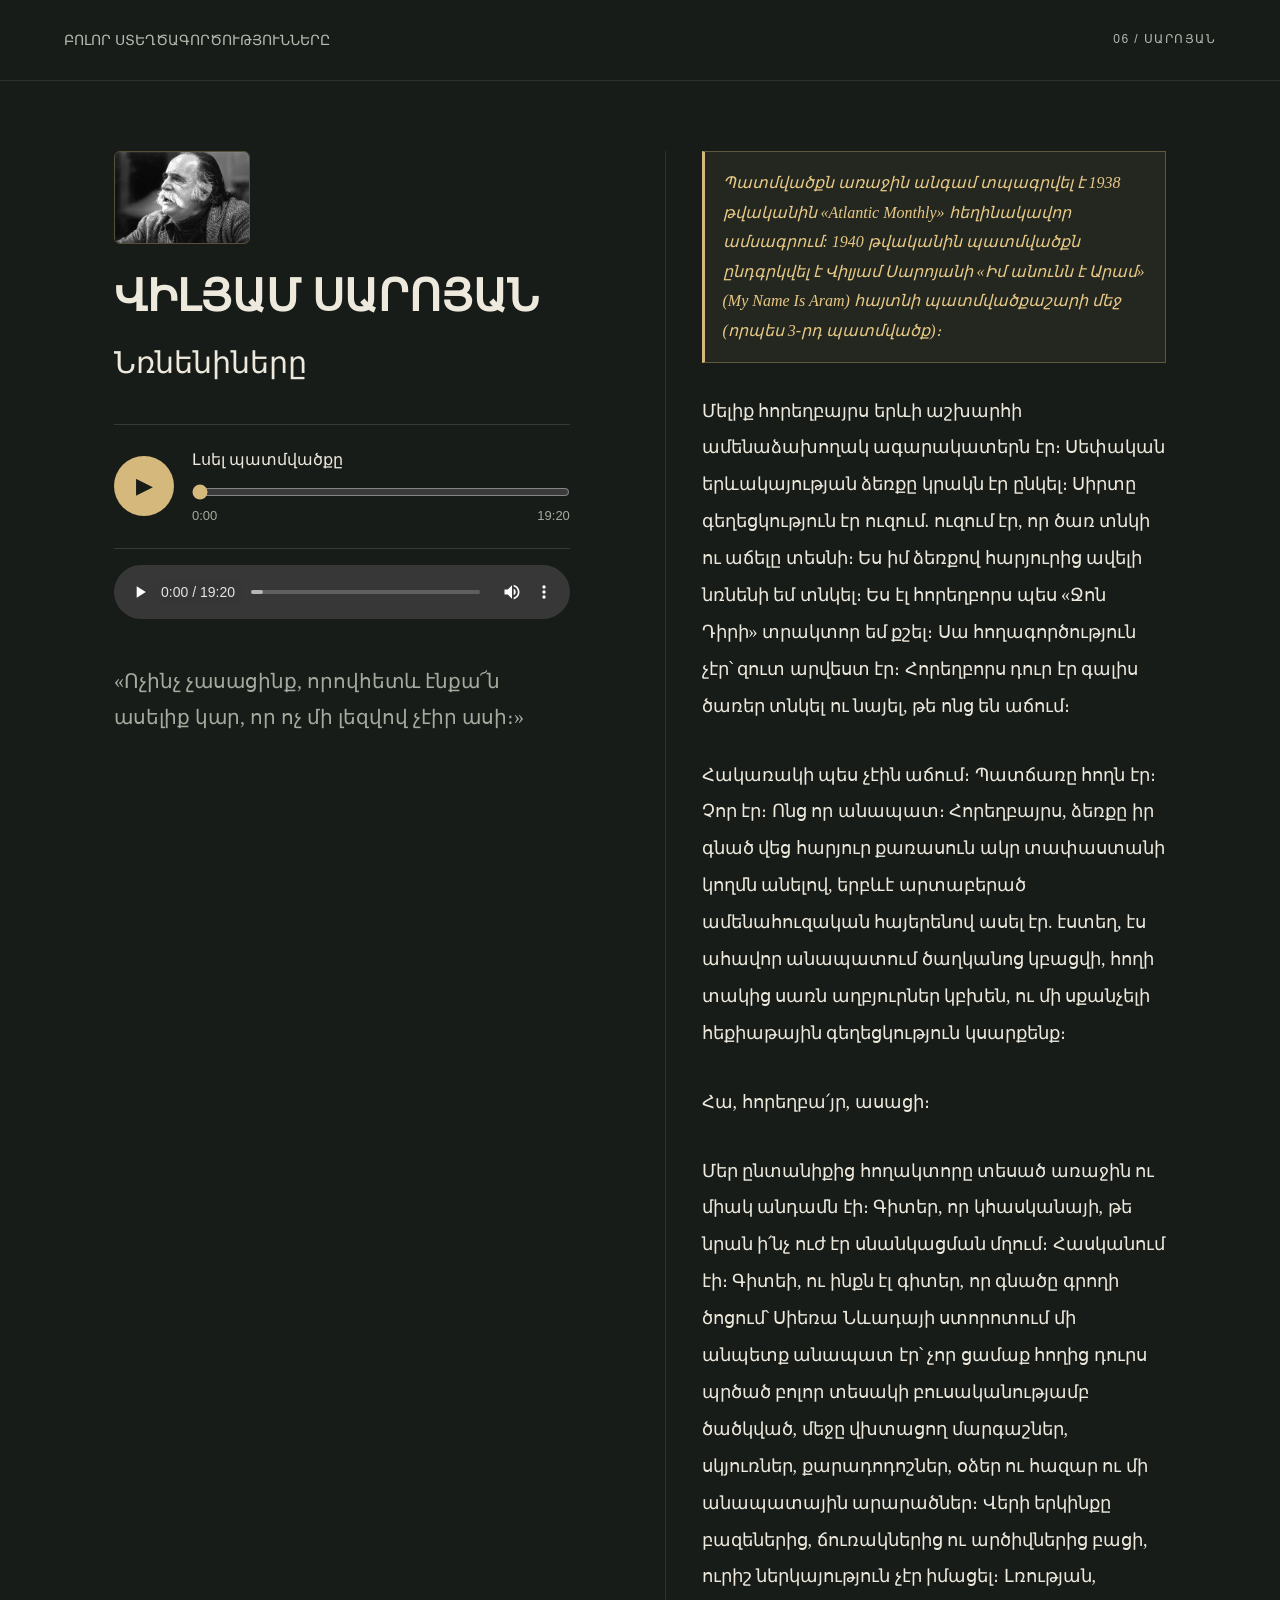
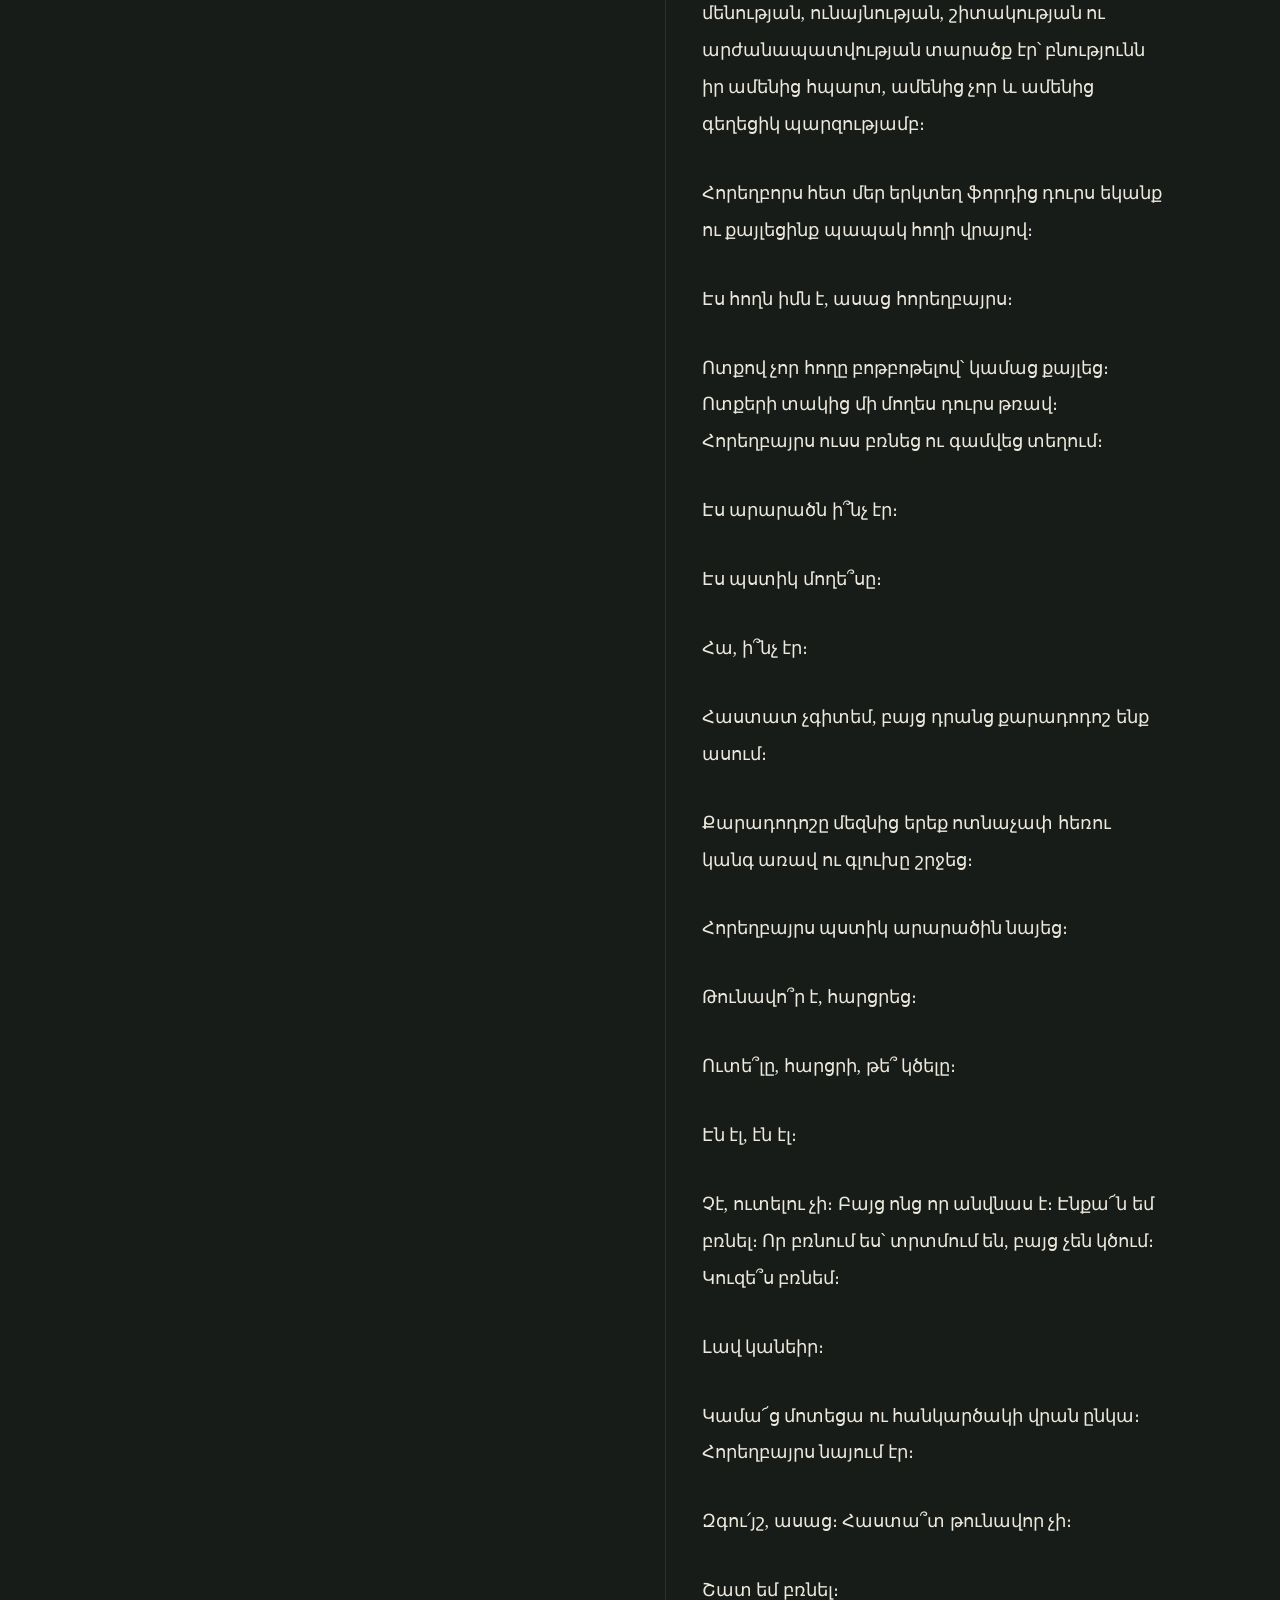
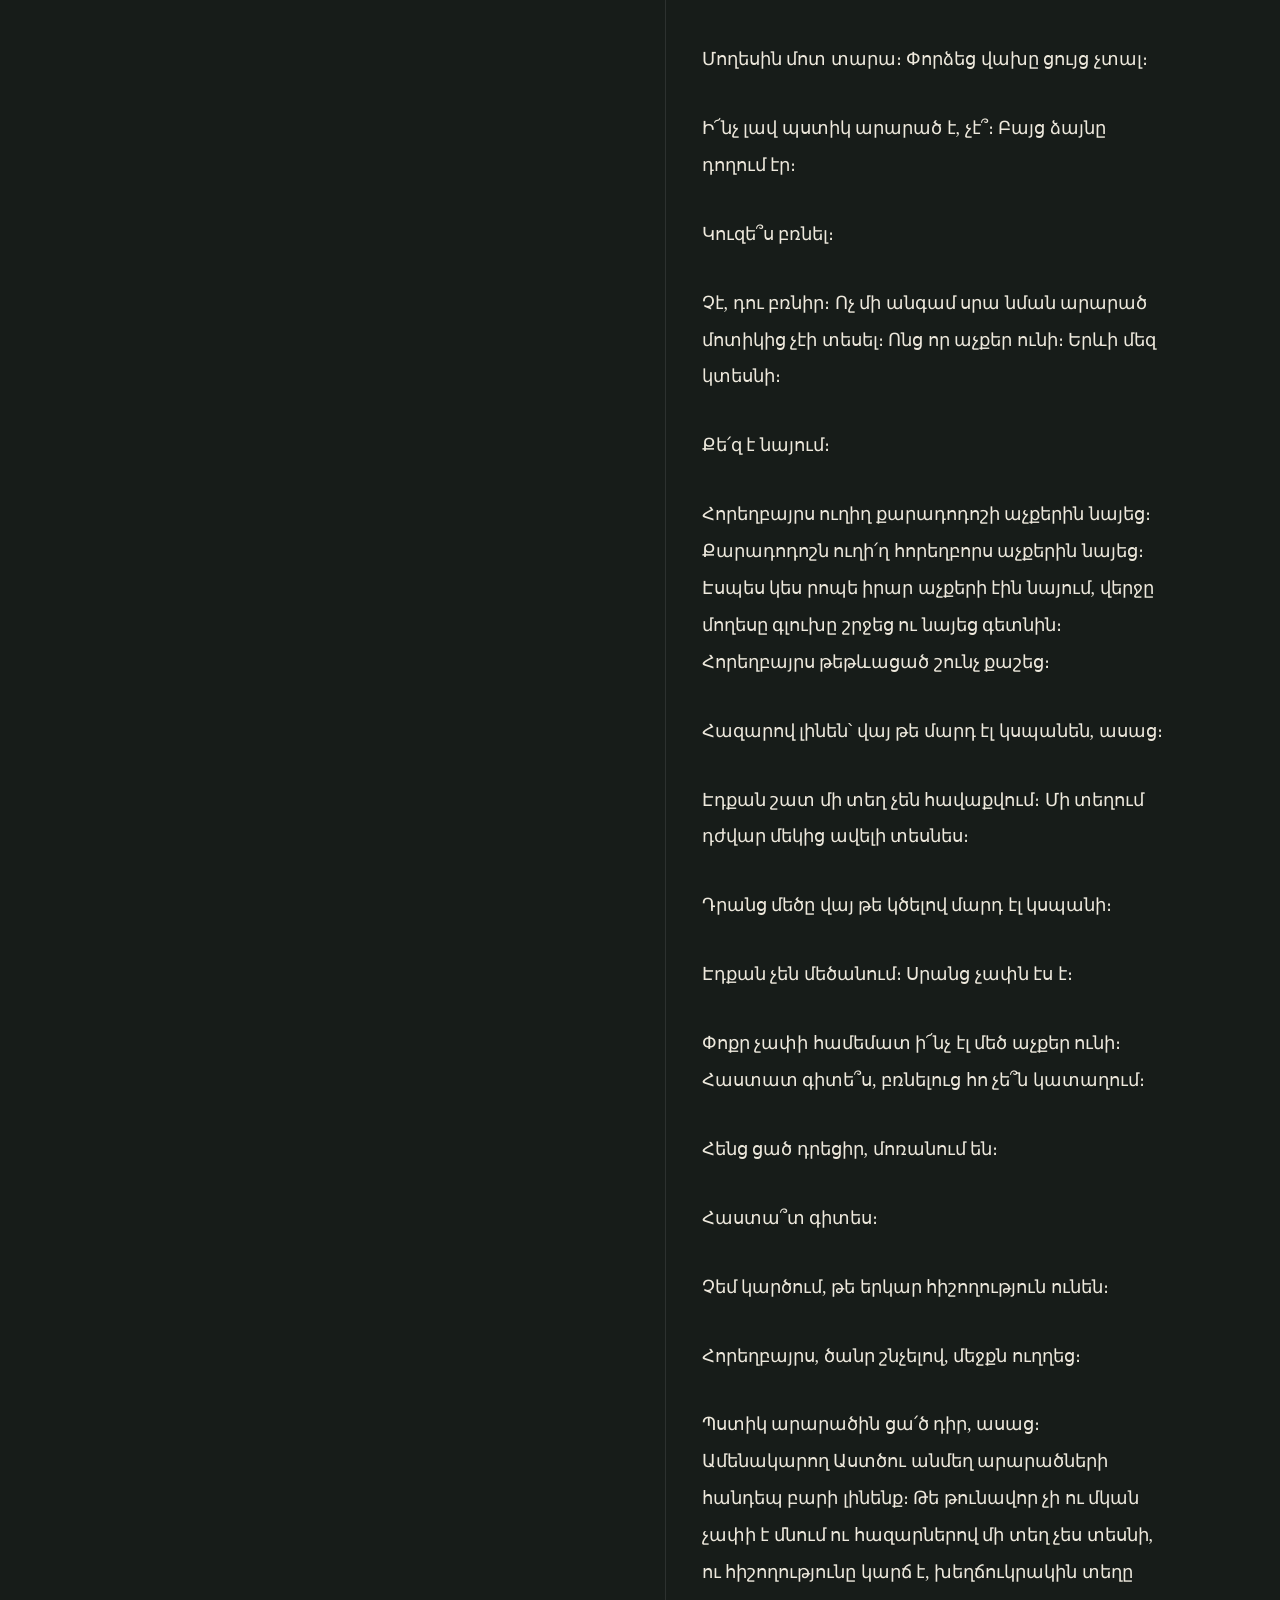
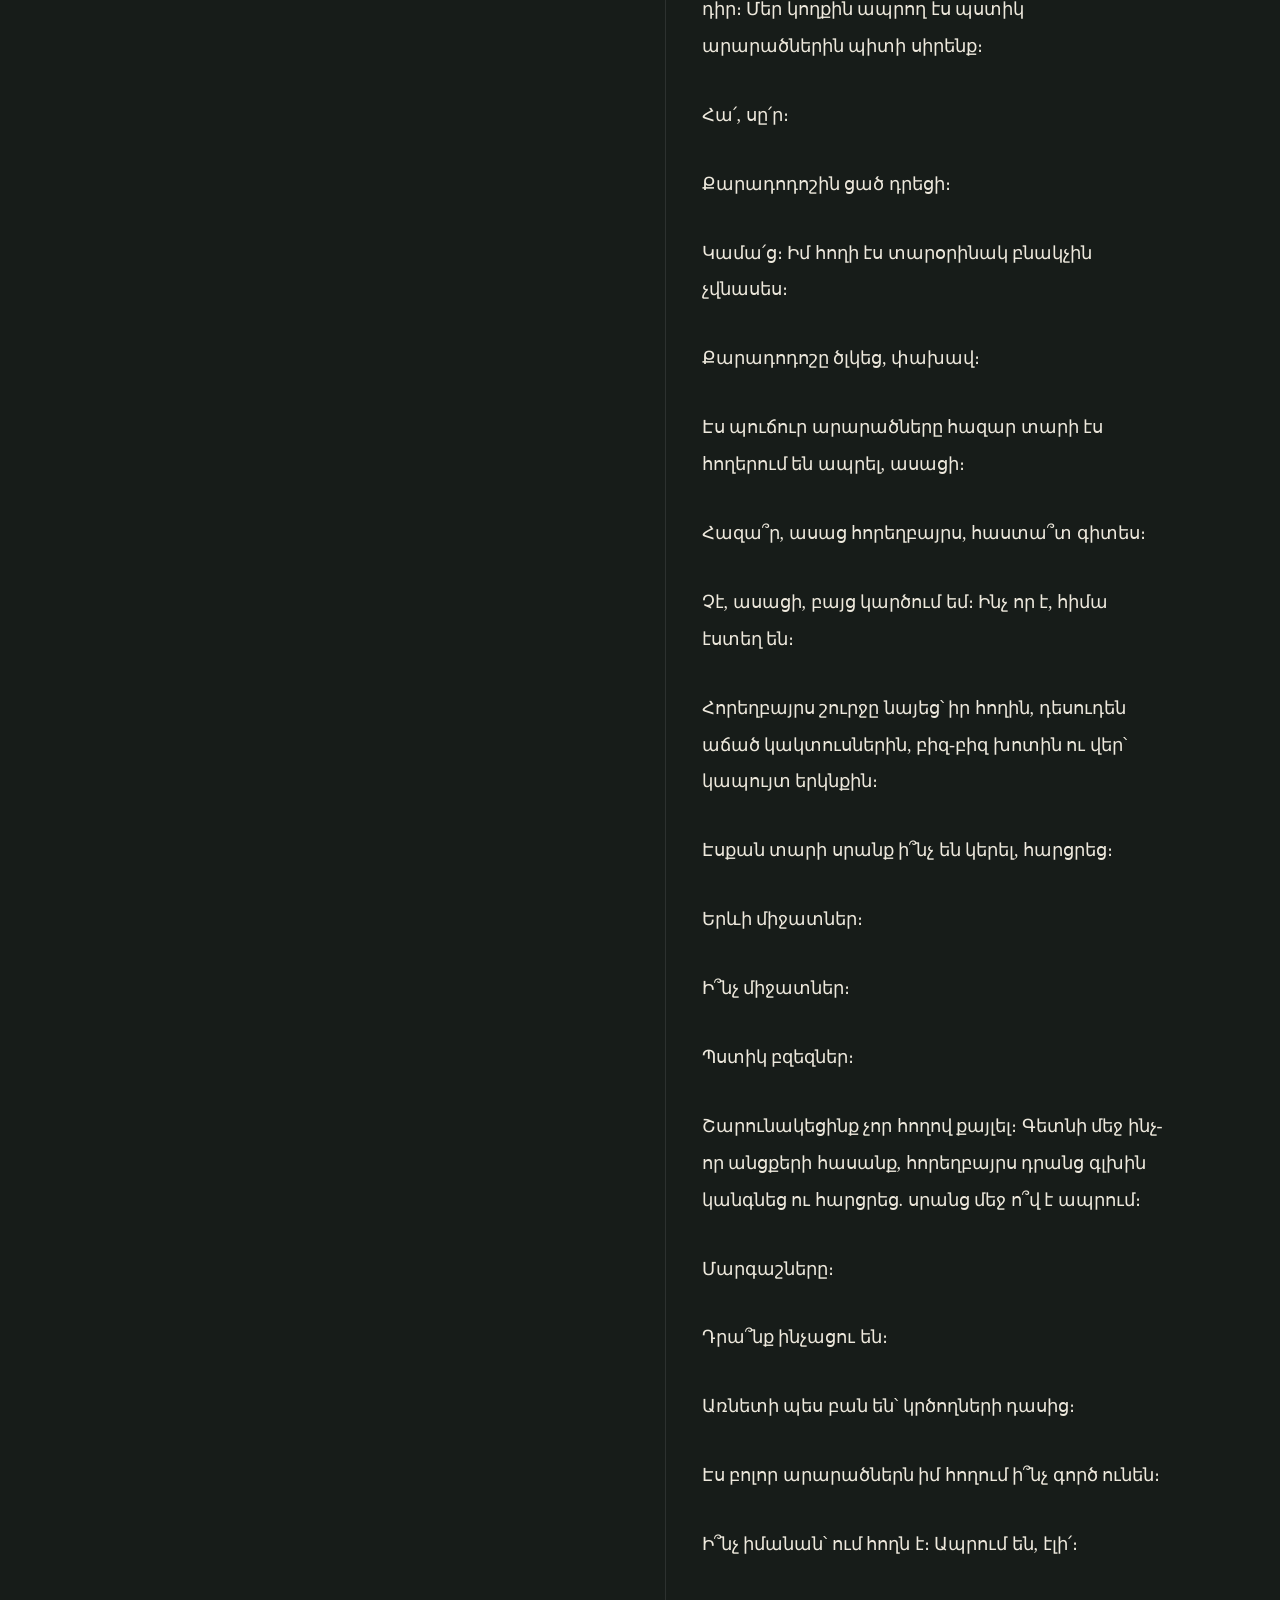
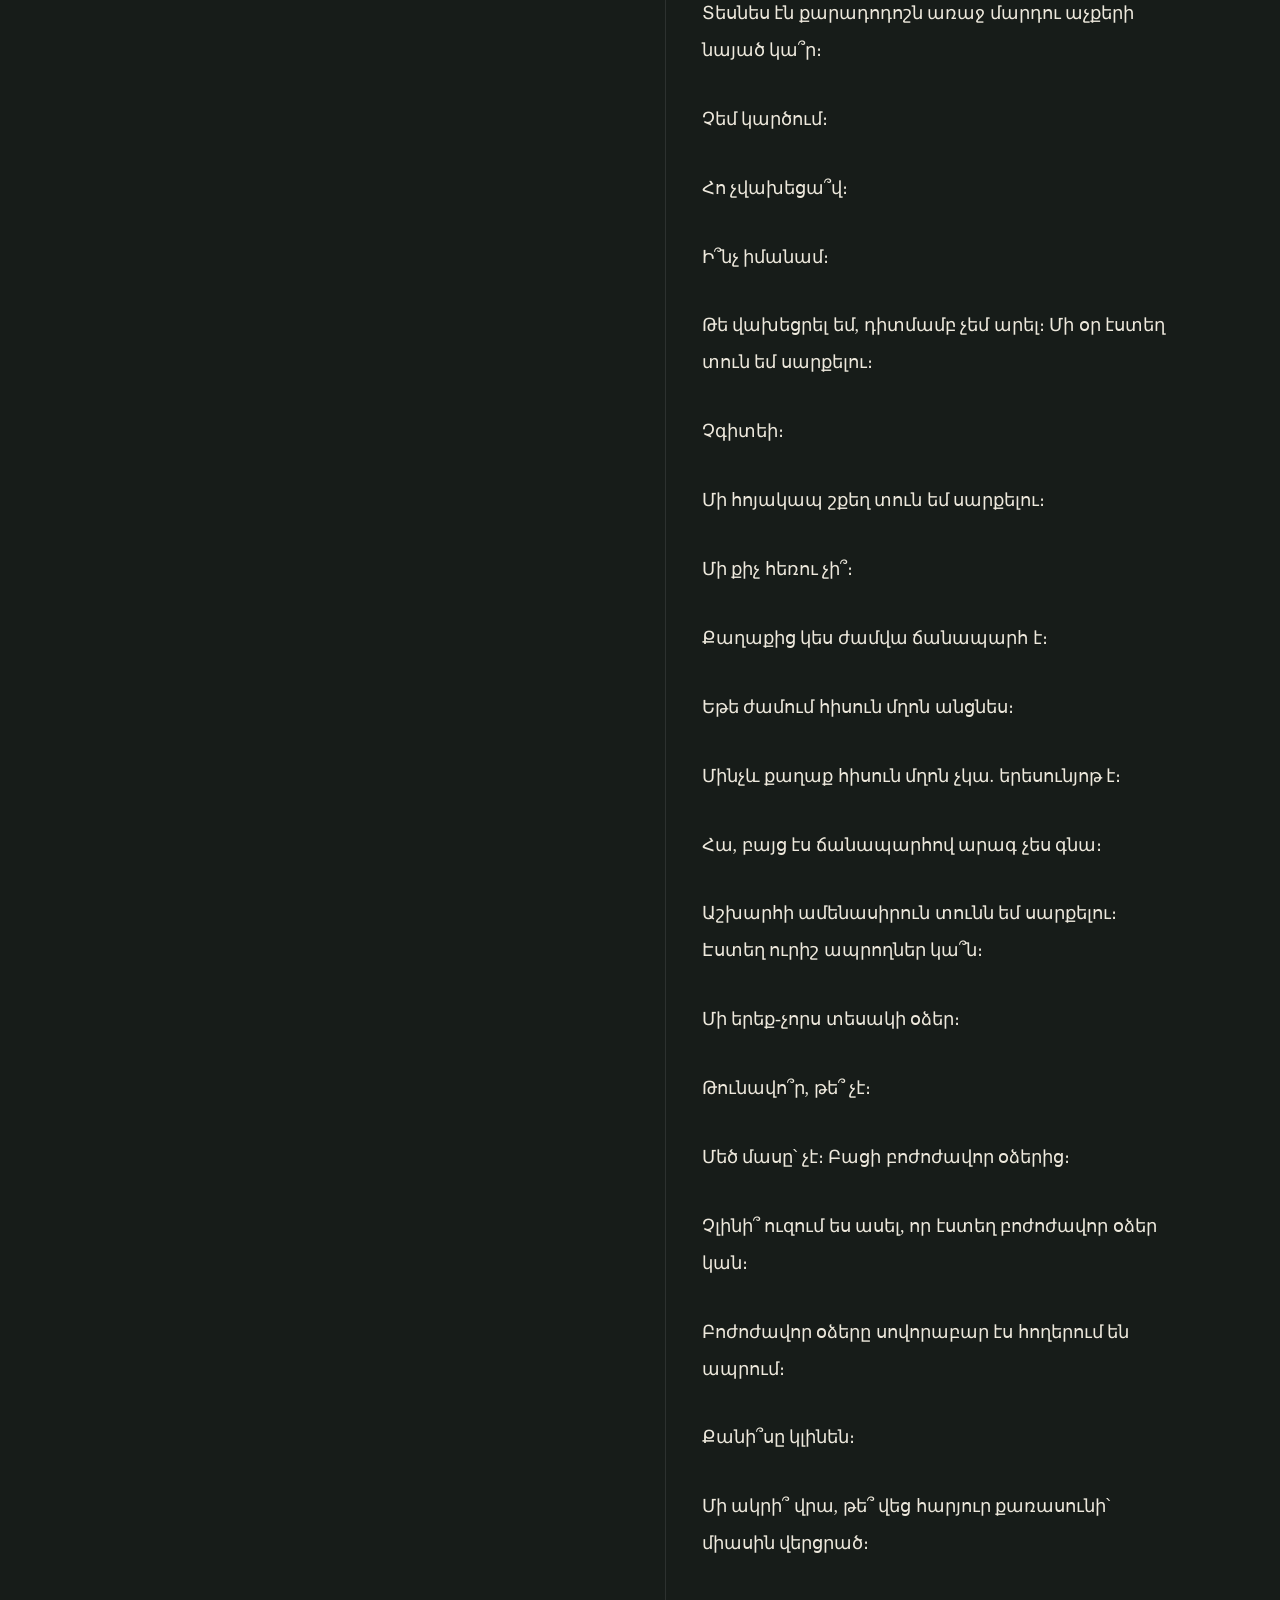
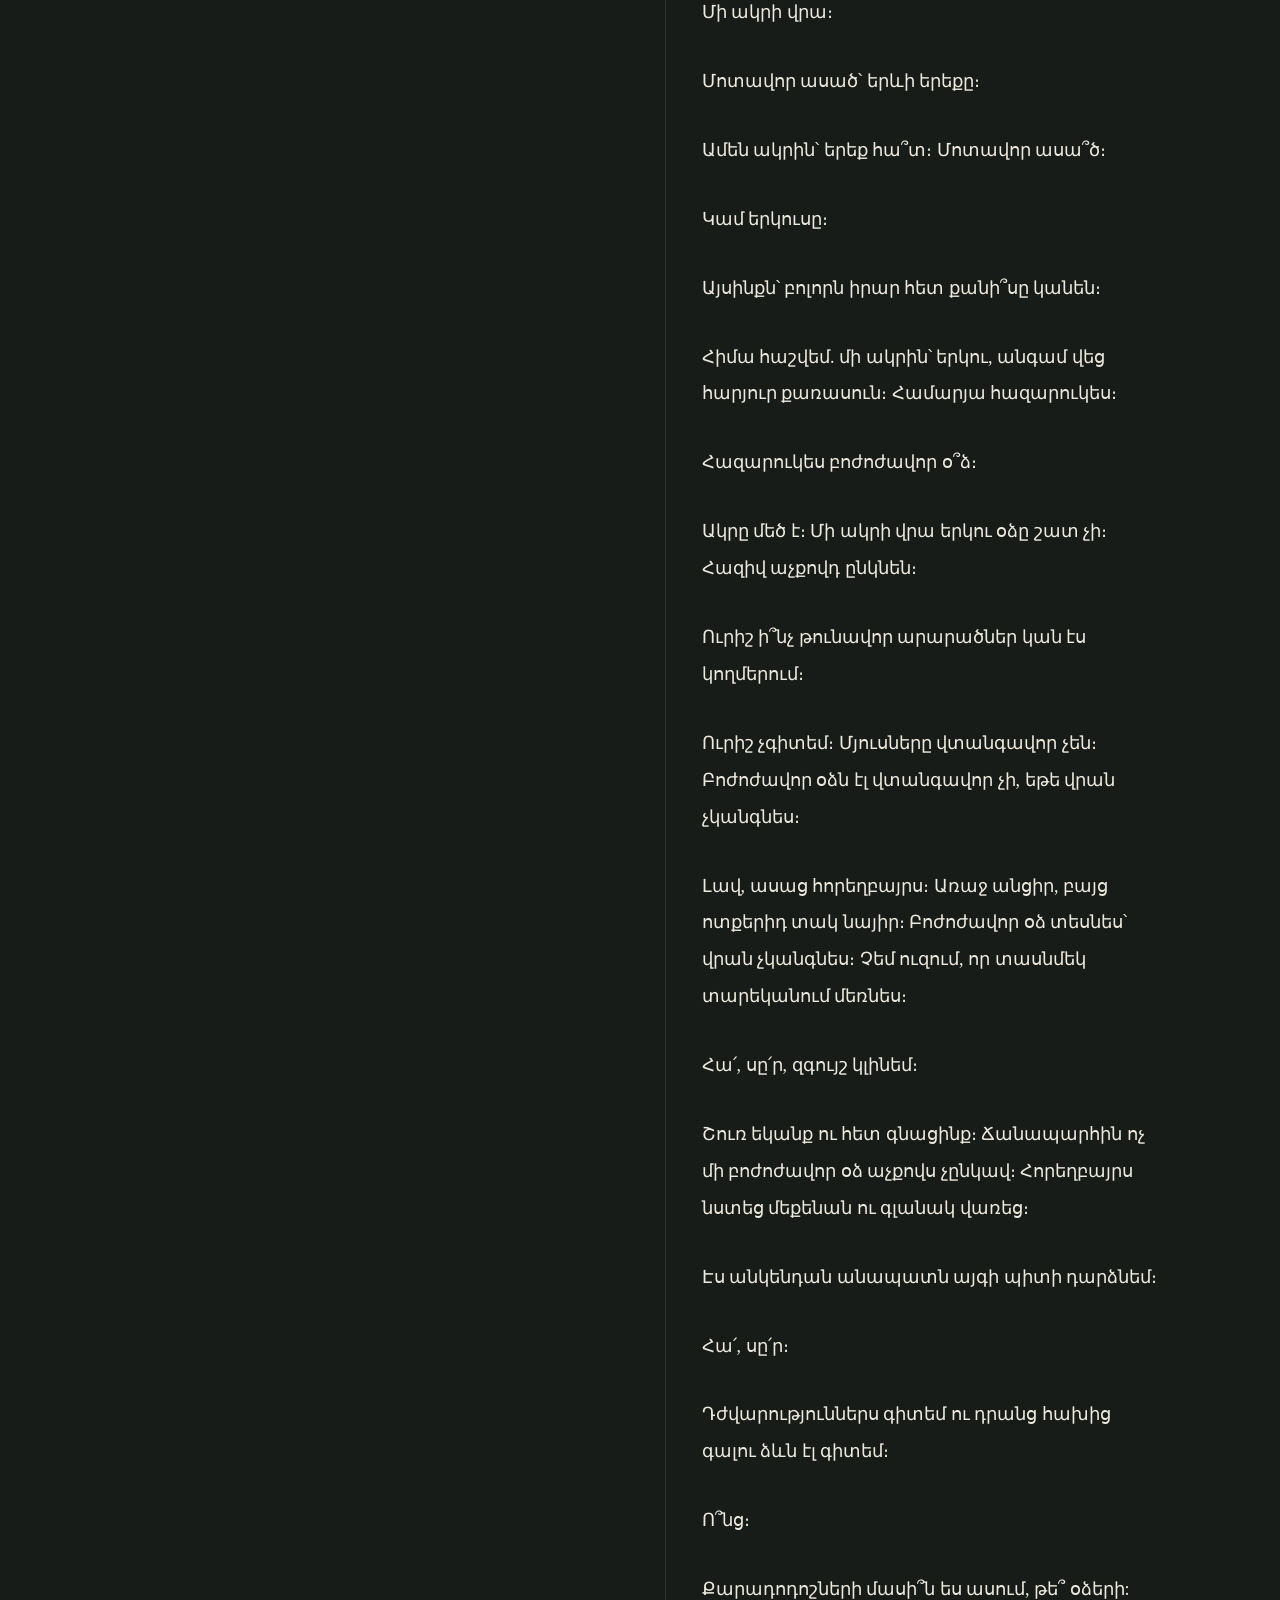
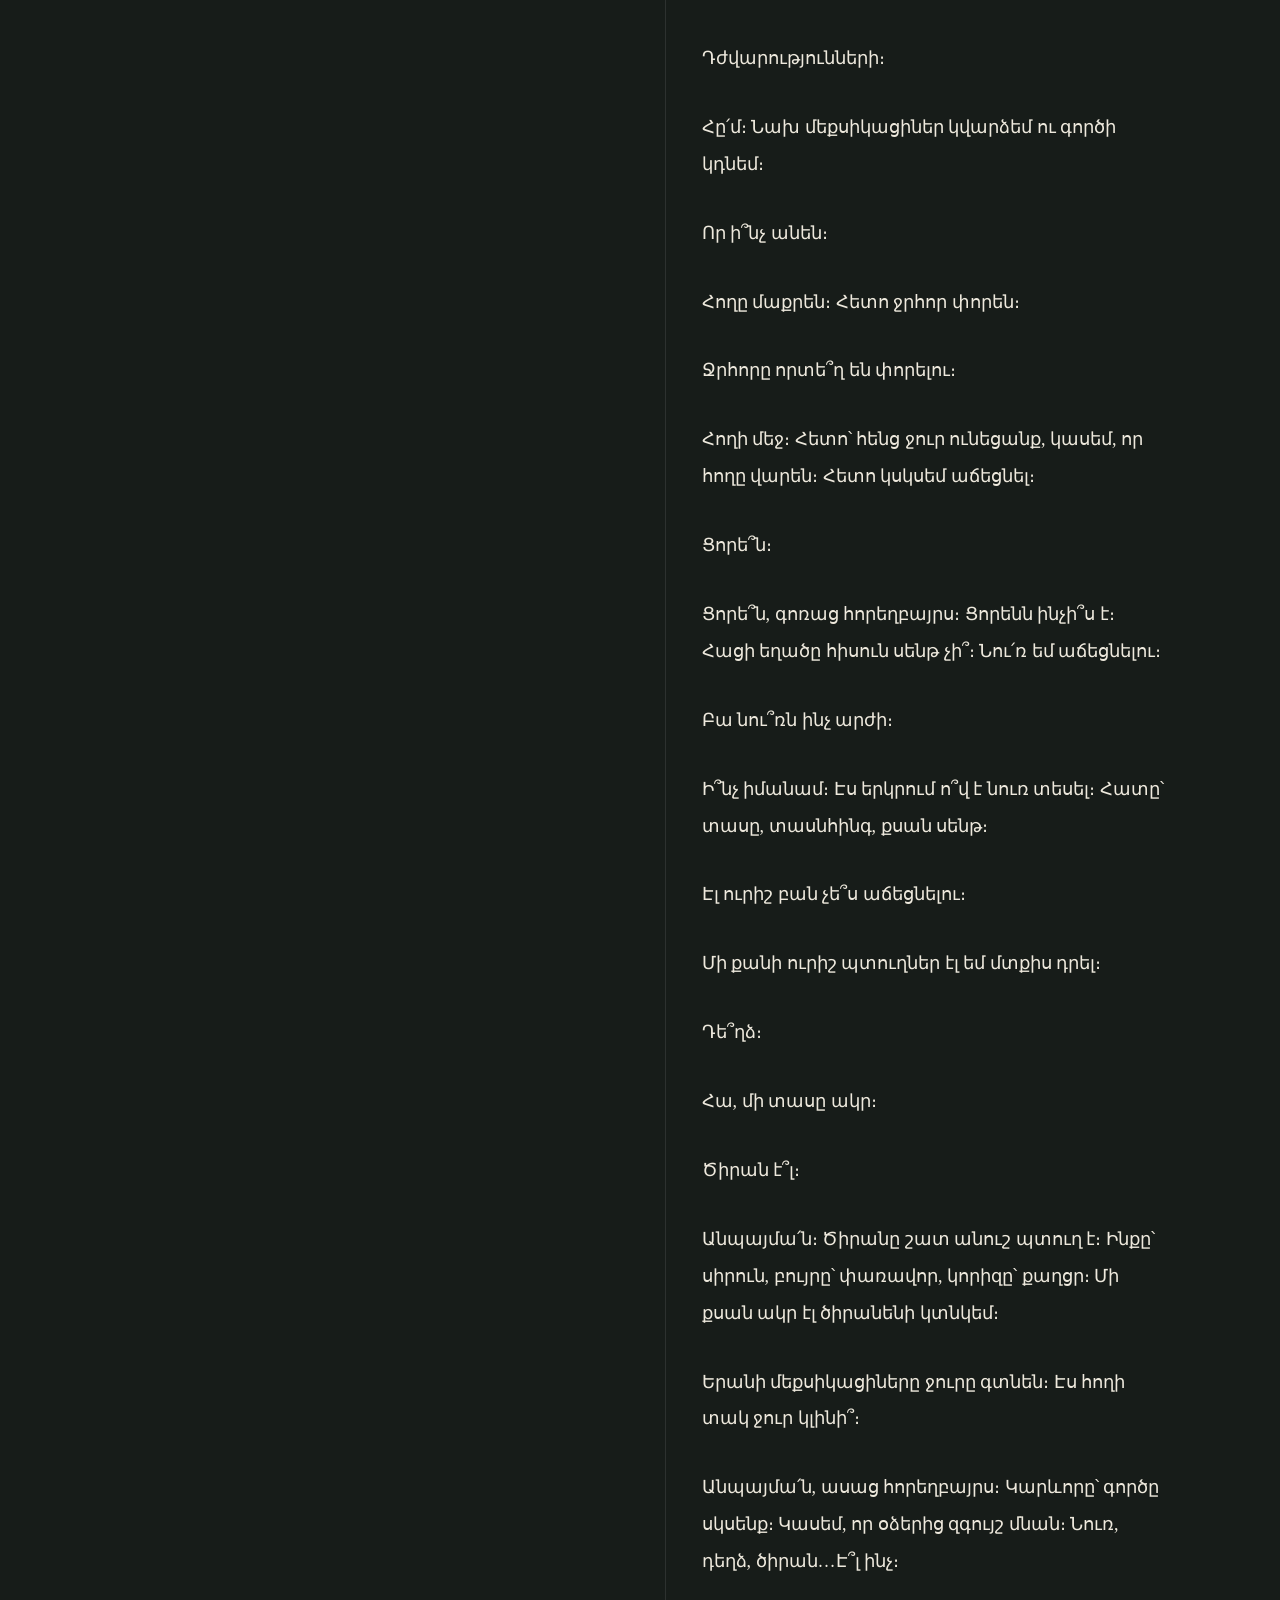
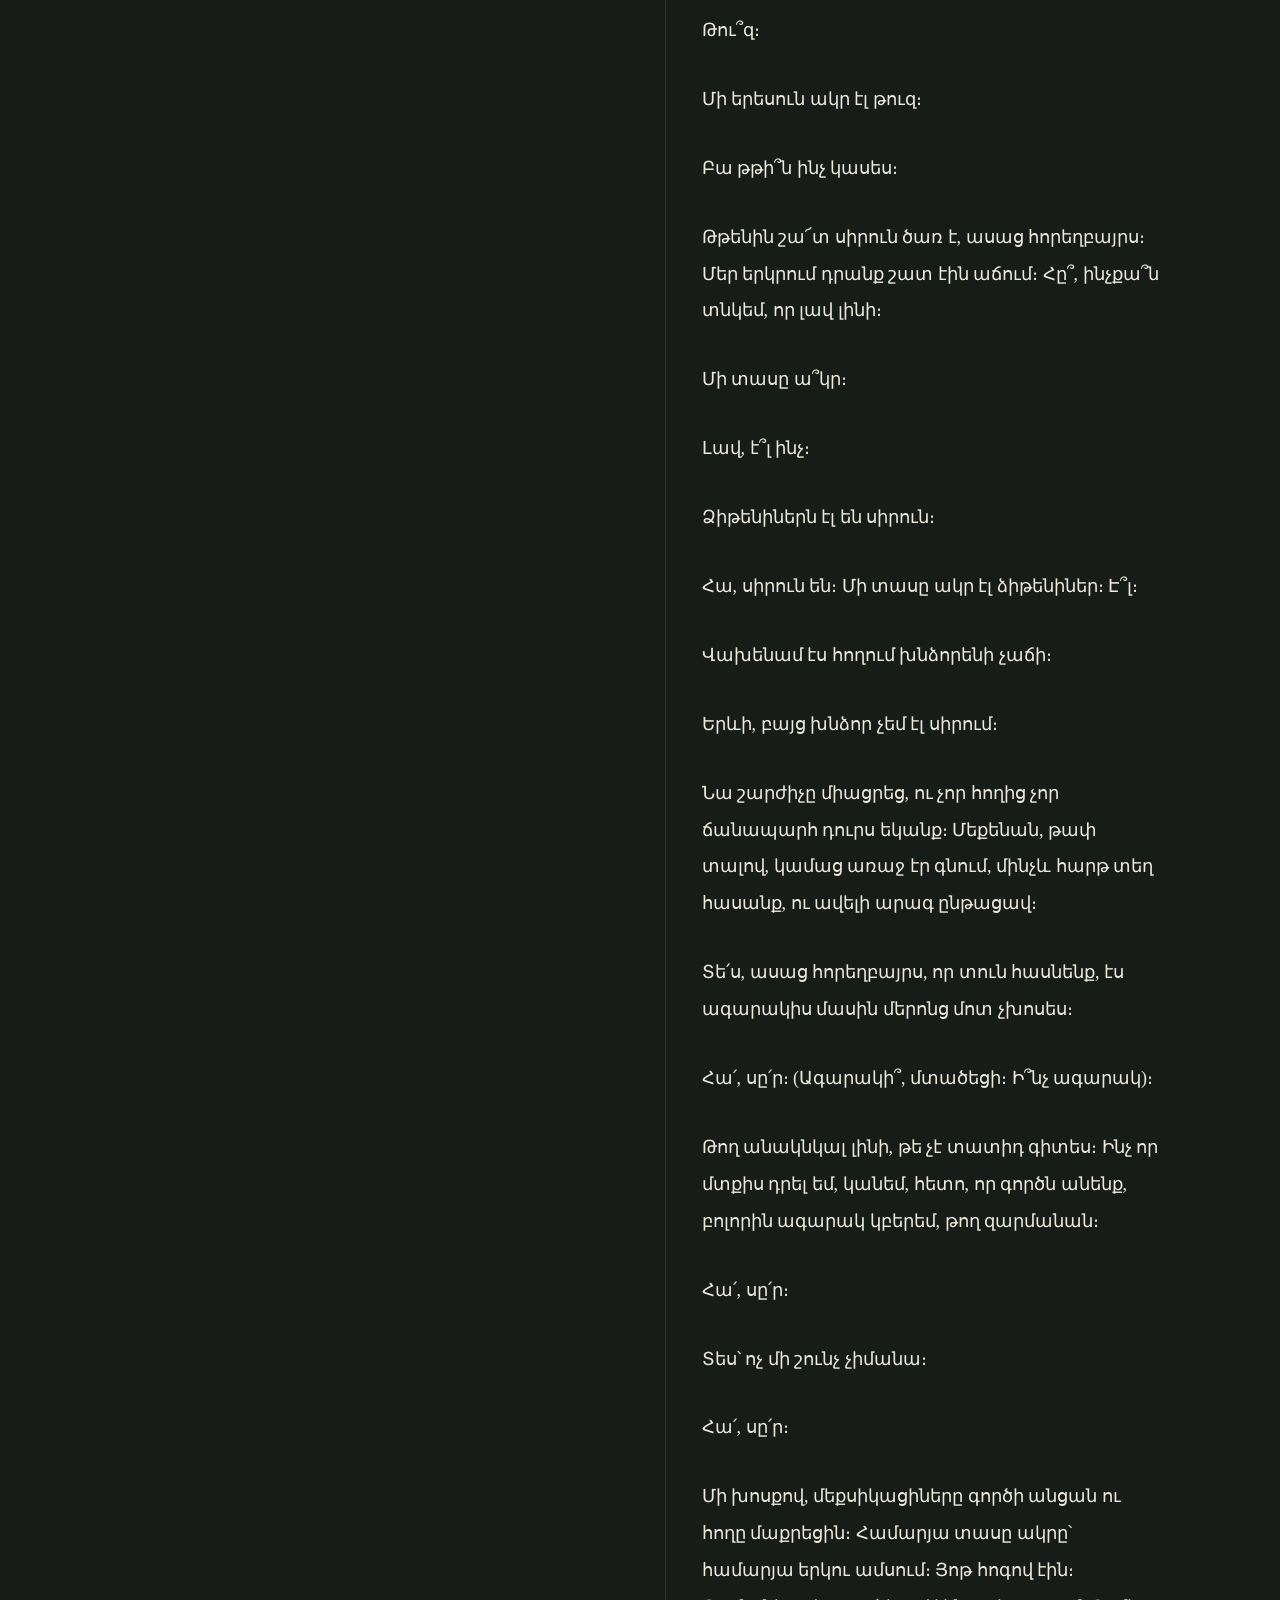
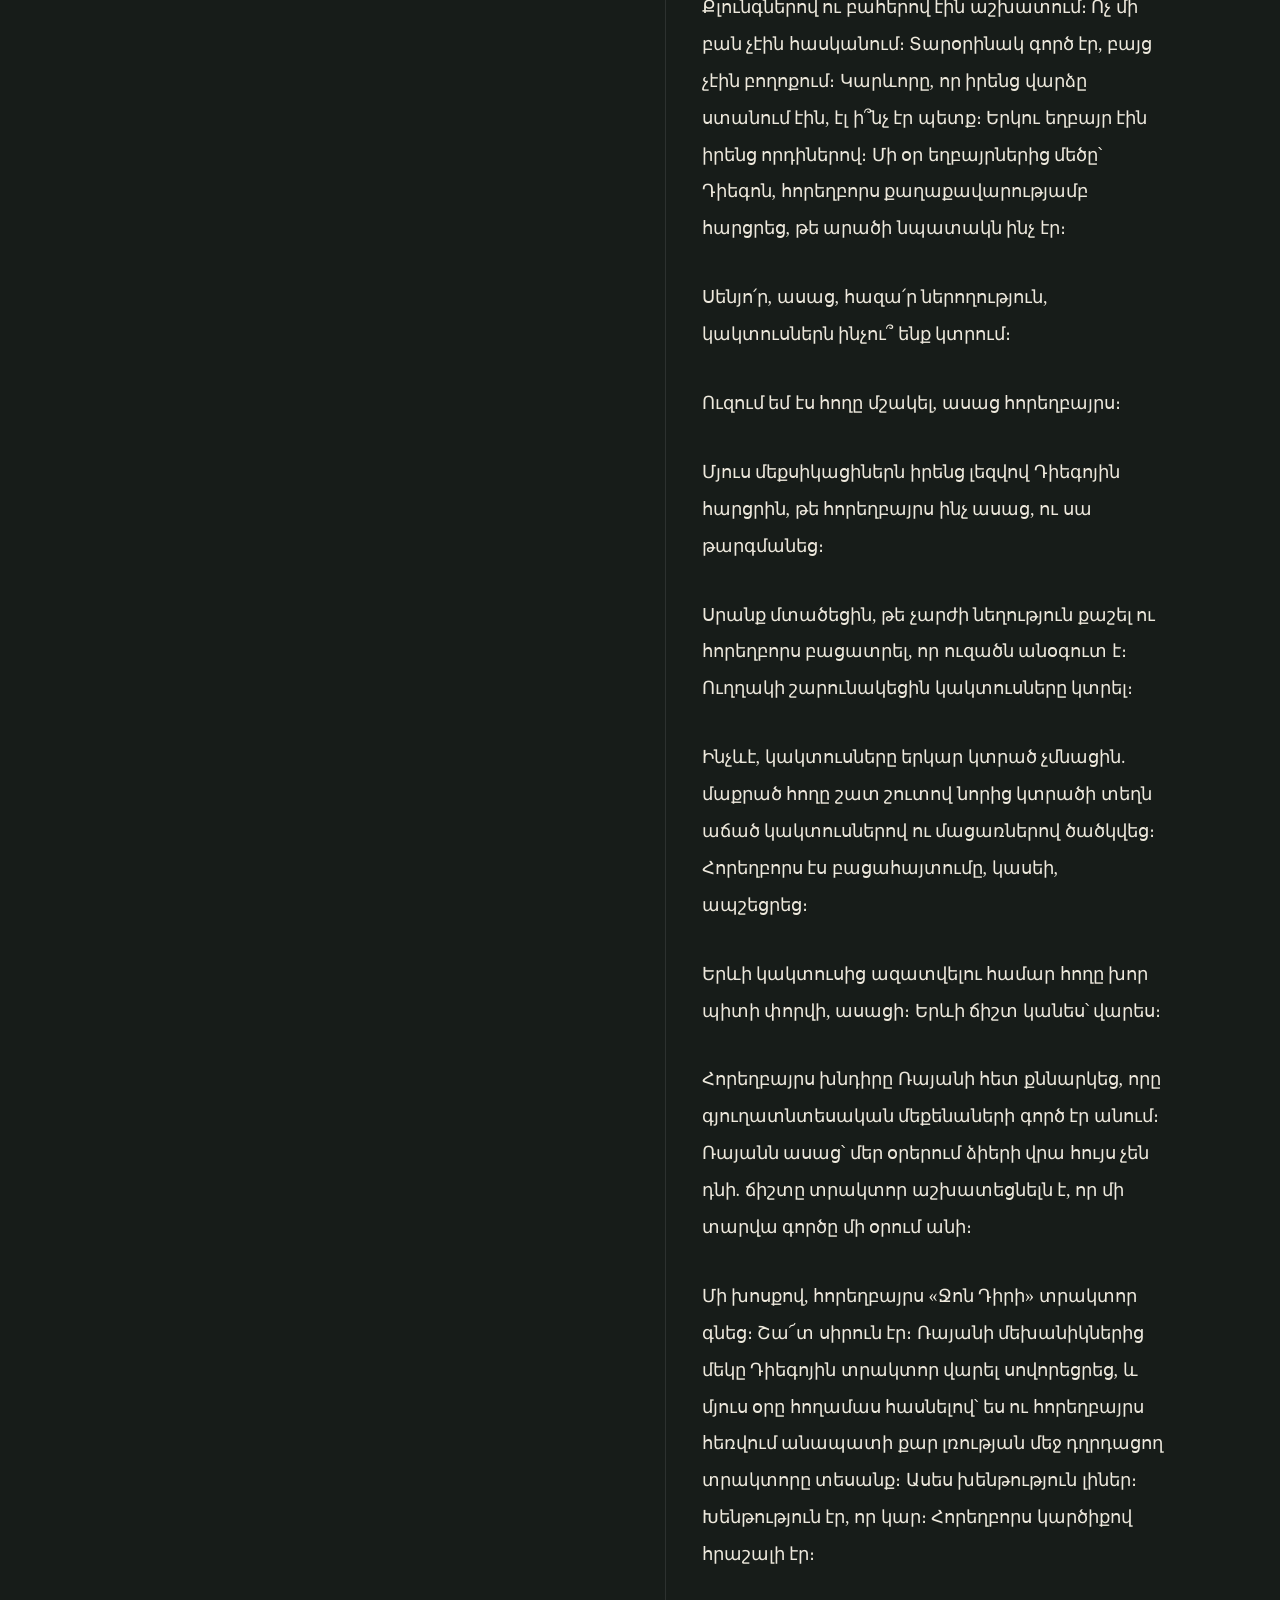
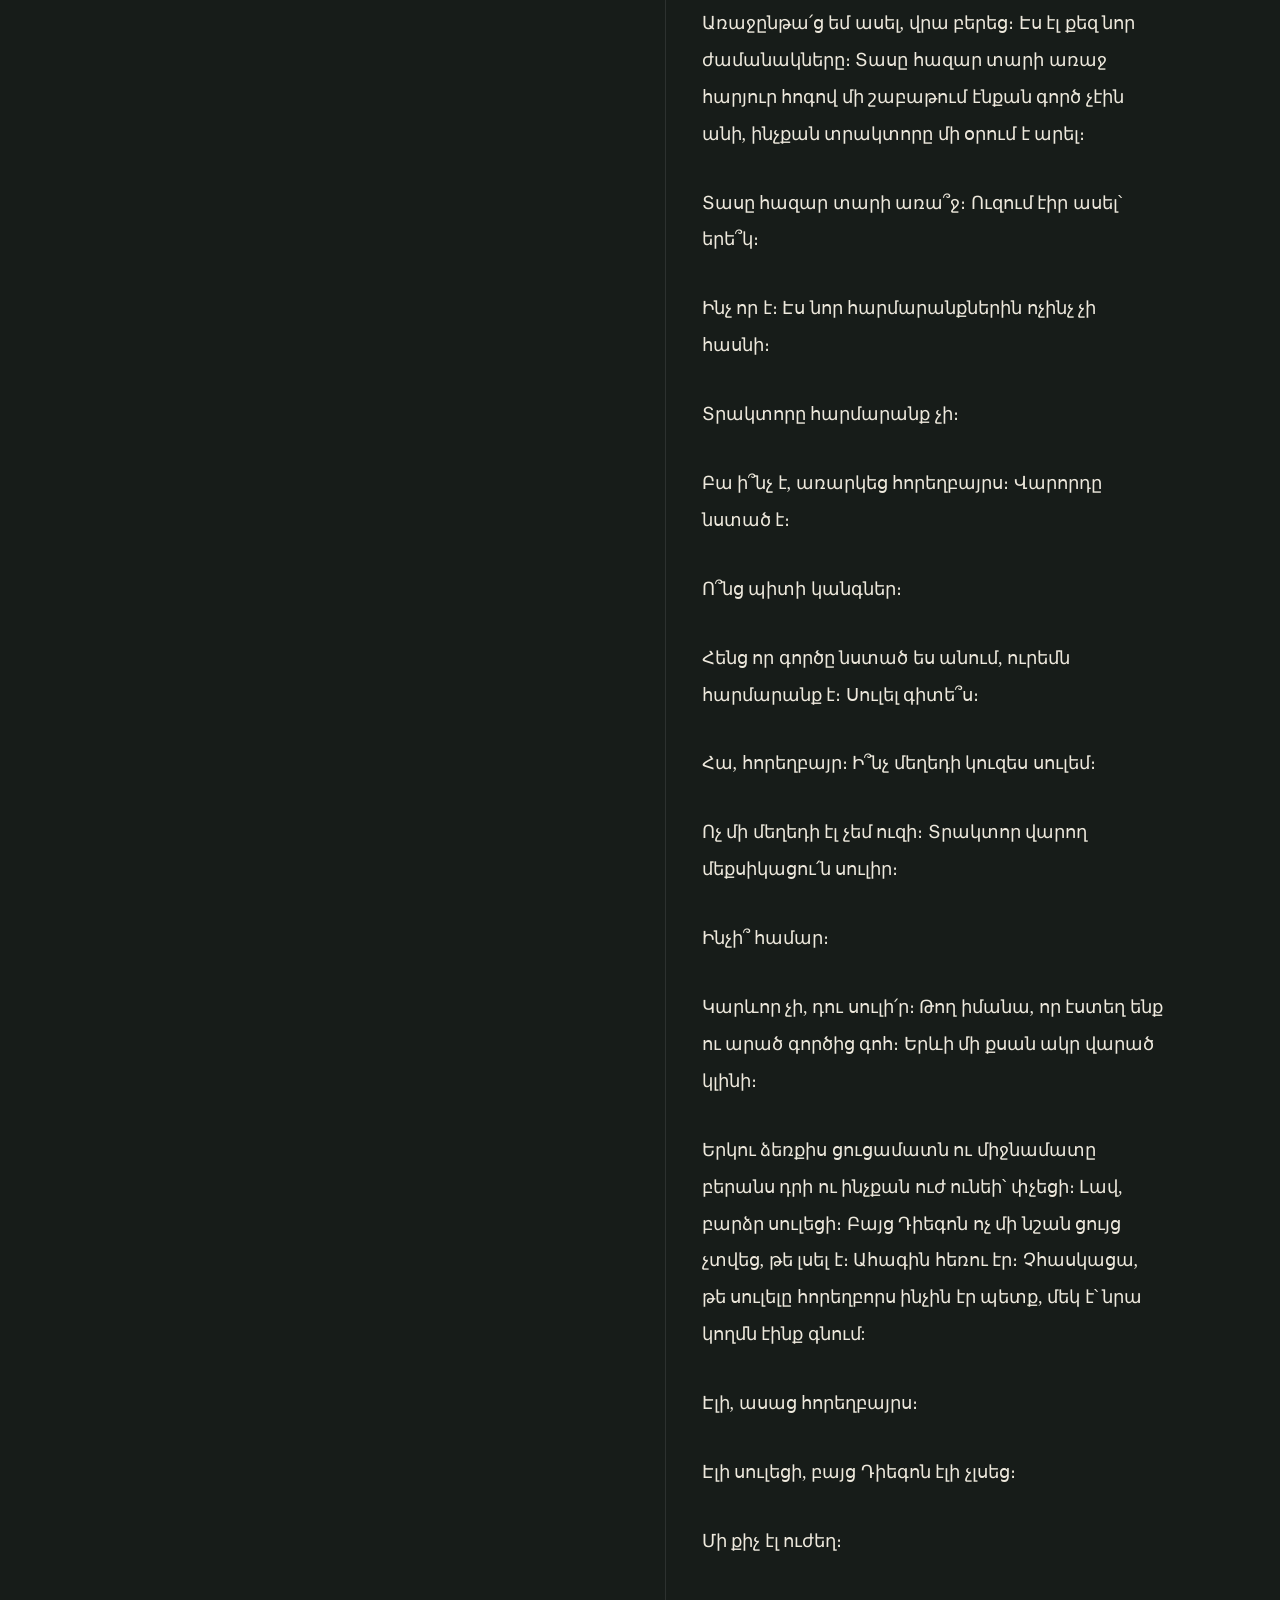
<file: saroyan-01.html>
<!doctype html>
<html lang="hy"><head><meta charset="utf-8"><meta name="viewport" content="width=device-width,initial-scale=1"><title>Նռնենիները — Վիլյամ Սարոյան</title><meta name="description" content="Կարդացեք և լսեք Վիլյամ Սարոյանի «Նռնենիները» պատմվածքը։"><link rel="icon" href="data:image/svg+xml,%3Csvg xmlns='http://www.w3.org/2000/svg' viewBox='0 0 32 32'%3E%3Crect width='32' height='32' rx='6' fill='%23171c19'/%3E%3Cpath d='M6 8h8l2 3 2-3h8v17h-8l-2 2-2-2H6z' fill='none' stroke='%23d5b87c' stroke-width='2'/%3E%3C/svg%3E"><style>*{box-sizing:border-box}html{color-scheme:dark}body{margin:0;background:#171c19;color:#eee9dd;font-family:Georgia,"Sylfaen",serif}header{max-width:1280px;margin:auto;padding:32px 5%;display:flex;justify-content:space-between;border-bottom:1px solid #ffffff18;font-family:Arial,"Sylfaen",sans-serif;font-size:12px;letter-spacing:.12em;color:#b7b9af}main{max-width:1180px;margin:0 auto;display:grid;grid-template-columns:1fr 1.1fr;gap:9%;padding:70px 5% 90px}.intro{align-self:start;position:sticky;top:48px}.eyebrow{font-size:14px;color:#d5b87c;line-height:1.8}h1{font-size:clamp(48px,6vw,78px);font-weight:400;line-height:1.25;margin:26px 0}.year{color:#a6aa9f;font-size:16px;letter-spacing:.2em}.player{display:flex;gap:18px;align-items:center;border-block:1px solid #ffffff23;padding:25px 0;margin-top:40px}button{flex-shrink:0;width:60px;height:60px;border-radius:50%;border:0;background:#d5b87c;color:#171c19;cursor:pointer;font-size:22px}button:hover{background:#ead09b}button:focus-visible,input:focus-visible{outline:2px solid #fff;outline-offset:5px}.track{width:100%;font-size:16px}input{width:100%;margin:15px 0 8px;accent-color:#d5b87c;cursor:pointer}.times{display:flex;justify-content:space-between;font:13px Arial,sans-serif;color:#a6aa9f}.quote{margin-top:40px;color:#a6aa9f;line-height:1.8;font-size:20px}article{border-left:1px solid #ffffff18;padding-left:36px}article p{font-size:18px;line-height:2.05;margin:0 0 32px}.end{color:#d5b87c;font-size:16px}footer{border-top:1px solid #ffffff18;padding:25px;text-align:center;color:#a6aa9f;font-size:14px}audio{width:100%;margin-top:16px}.enhanced audio{display:block}#error{color:#e4b9a5;font-size:14px;line-height:1.7}#error:empty{display:none}@media(max-width:700px){header{padding:24px 6%;gap:15px}.edition{display:none}main{display:block;padding:38px 6% 60px}.intro{position:static}h1{font-size:54px;margin:20px 0}h1 br{display:none}article{border-left:0;border-top:1px solid #ffffff18;padding:32px 0 0;margin-top:32px}article p{font-size:17px;line-height:2}.quote{display:none}.player{margin-top:26px}button{width:56px;height:56px}}@media(prefers-reduced-motion:no-preference){button{transition:background .2s}}
.home-link{color:inherit;text-decoration:none;font-size:14px;letter-spacing:0}.home-link:hover{color:#d5b87c}.home-link:focus-visible,.poem-card:focus-visible{outline:2px solid #d5b87c;outline-offset:5px}.collection{display:block;min-height:calc(100vh - 158px);max-width:1060px}.collection-heading h1{font-size:clamp(32px,5vw,58px);overflow-wrap:anywhere}.collection-description{font-size:18px;color:#a6aa9f;line-height:1.8}.poem-list{margin-top:46px}.poem-card{display:flex;gap:28px;padding:32px;border:1px solid #ffffff25;text-decoration:none;color:inherit;background:#1d2420}.poem-card:hover{border-color:#d5b87c;background:#222b25}.poem-number{font:16px Arial,sans-serif;color:#d5b87c;padding-top:5px}.poem-card h2{font-size:30px;font-weight:400;margin:14px 0}.poem-card p{font-size:18px;color:#a6aa9f;line-height:1.8}.card-action{display:inline-block;font-size:16px;color:#d5b87c;margin-top:12px}.card-year{margin-left:auto;color:#a6aa9f;font-size:14px;padding-top:5px}@media(max-width:700px){.poem-card{padding:24px 18px;gap:18px}.card-year{display:none}.poem-card h2{font-size:28px}.collection{padding-top:38px}.collection-heading h1{font-size:36px}.home-link{line-height:1.7}}
.poem-list{display:grid;gap:16px}.poem-card .eyebrow{text-transform:none}.poem-card h2{overflow-wrap:anywhere}

article .text-note{font-size:14px;line-height:1.8;color:#b7b9af;border-bottom:1px solid #ffffff23;padding-bottom:20px;margin-bottom:28px}.intro h1{overflow-wrap:normal}
</style><style>
.intro > .eyebrow{font-family:Georgia,"Sylfaen",serif;font-size:clamp(26px,3vw,36px);font-weight:600;line-height:1.5;color:#eee9dd;letter-spacing:0}
.intro h1{font-size:clamp(36px,4.5vw,52px);line-height:1.35;margin:18px 0 24px}
article .text-note{color:#e8c986;background:#d5b87c12;border:1px solid #d5b87c55;border-left:3px solid #d5b87c;padding:16px 18px;font-size:16px;line-height:1.85;margin-bottom:30px}
@media(max-width:700px){.intro > .eyebrow{font-size:28px}.intro h1{font-size:38px}article .text-note{font-size:16px}}
.author-portrait{display:block;width:136px;max-width:100%;height:auto;border-radius:6px;border:1px solid #d5b87c55;margin-bottom:22px}@media(max-width:700px){.author-portrait{width:112px;margin-bottom:18px}}
</style><style>
.intro > .eyebrow{font-size:clamp(34px,4vw,44px);line-height:1.4;font-weight:600}
.intro h1{font-size:clamp(25px,2.7vw,30px);line-height:1.4;margin:14px 0 24px}
@media(max-width:700px){.intro > .eyebrow{font-size:34px}.intro h1{font-size:26px}}
</style><style>.collection-return{display:flex;justify-content:center;padding:28px 20px 40px}.collection-return a{display:inline-flex;align-items:center;justify-content:center;min-height:52px;padding:14px 24px;border:1px solid #d5b87c;border-radius:6px;color:#171c19;background:#d5b87c;font-family:Arial,"Sylfaen",sans-serif;font-size:17px;line-height:1.5;text-decoration:none;text-align:center}.collection-return a:hover{background:#ead09b}.collection-return a:focus-visible{outline:2px solid #eee9dd;outline-offset:5px}</style></head>
<body><header><a class="brand home-link" href="./">ԲՈԼՈՐ ՍՏԵՂԾԱԳՈՐԾՈՒԹՅՈՒՆՆԵՐԸ</a><span class="edition">06 / ՍԱՐՈՅԱՆ</span></header><main><section class="intro"><img class="author-portrait" src="saroyan-01.jpg" alt="Վիլյամ Սարոյանի դիմանկարը" width="690" height="470" decoding="async"><div class="eyebrow">ՎԻԼՅԱՄ ՍԱՐՈՅԱՆ</div><h1>Նռնենիները</h1><div class="player"><button id="play" aria-label="Լսել պատմվածքը"><span id="icon">▶</span></button><div class="track"><span id="label">Լսել պատմվածքը</span><input id="seek" type="range" min="0" max="100" value="0" step="0.1" aria-label="Ձայնագրության դիրքը"><div class="times"><span id="elapsed">0:00</span><span id="duration">—:—</span></div></div></div><audio id="audio" src="saroyan-01.mp3" preload="metadata" controls></audio><p id="error" role="status"></p><div class="quote">«Ոչինչ չասացինք, որովհետև էնքա՜ն ասելիք կար, որ ոչ մի լեզվով չէիր ասի։»</div></section><article aria-label="Պատմվածքի ամբողջ տեքստը"><p class="text-note"><em>Պատմվածքն առաջին անգամ տպագրվել է 1938 թվականին «Atlantic Monthly» հեղինակավոր ամսագրում: 1940 թվականին պատմվածքն ընդգրկվել է Վիլյամ Սարոյանի «Իմ անունն է Արամ» (My Name Is Aram) հայտնի պատմվածքաշարի մեջ (որպես 3-րդ պատմվածք)։</em></p><p>Մելիք հորեղբայրս երևի աշխարհի ամենաձախողակ ագարակատերն էր։ Սեփական երևակայության ձեռքը կրակն էր ընկել։ Սիրտը գեղեցկություն էր ուզում. ուզում էր, որ ծառ տնկի ու աճելը տեսնի։ Ես իմ ձեռքով հարյուրից ավելի նռնենի եմ տնկել։ Ես էլ հորեղբորս պես «Ջոն Դիրի» տրակտոր եմ քշել։ Սա հողագործություն չէր՝ զուտ արվեստ էր։ Հորեղբորս դուր էր գալիս ծառեր տնկել ու նայել, թե ոնց են աճում։</p><p>Հակառակի պես չէին աճում։ Պատճառը հողն էր։ Չոր էր։ Ոնց որ անապատ։ Հորեղբայրս, ձեռքը իր գնած վեց հարյուր քառասուն ակր տափաստանի կողմն անելով, երբևէ արտաբերած ամենահուզական հայերենով ասել էր. էստեղ, էս ահավոր անապատում ծաղկանոց կբացվի, հողի տակից սառն աղբյուրներ կբխեն, ու մի սքանչելի հեքիաթային գեղեցկություն կսարքենք։</p><p>Հա, հորեղբա՛յր, ասացի։</p><p>Մեր ընտանիքից հողակտորը տեսած առաջին ու միակ անդամն էի։ Գիտեր, որ կհասկանայի, թե նրան ի՛նչ ուժ էր սնանկացման մղում։ Հասկանում էի։ Գիտեի, ու ինքն էլ գիտեր, որ գնածը գրողի ծոցում՝ Սիեռա Նևադայի ստորոտում մի անպետք անապատ էր՝ չոր ցամաք հողից դուրս պրծած բոլոր տեսակի բուսականությամբ ծածկված, մեջը վխտացող մարգաշներ, սկյուռներ, քարադոդոշներ, օձեր ու հազար ու մի անապատային արարածներ։ Վերի երկինքը բազեներից, ճուռակներից ու արծիվներից բացի, ուրիշ ներկայություն չէր իմացել։ Լռության, մենության, ունայնության, շիտակության ու արժանապատվության տարածք էր՝ բնությունն իր ամենից հպարտ, ամենից չոր և ամենից գեղեցիկ պարզությամբ։</p><p>Հորեղբորս հետ մեր երկտեղ ֆորդից դուրս եկանք ու քայլեցինք պապակ հողի վրայով։</p><p>Էս հողն իմն է, ասաց հորեղբայրս։</p><p>Ոտքով չոր հողը բոթբոթելով՝ կամաց քայլեց։ Ոտքերի տակից մի մողես դուրս թռավ։ Հորեղբայրս ուսս բռնեց ու գամվեց տեղում։</p><p>Էս արարածն ի՞նչ էր։</p><p>Էս պստիկ մողե՞սը։</p><p>Հա, ի՞նչ էր։</p><p>Հաստատ չգիտեմ, բայց դրանց քարադոդոշ ենք ասում։</p><p>Քարադոդոշը մեզնից երեք ոտնաչափ հեռու կանգ առավ ու գլուխը շրջեց։</p><p>Հորեղբայրս պստիկ արարածին նայեց։</p><p>Թունավո՞ր է, հարցրեց։</p><p>Ուտե՞լը, հարցրի, թե՞ կծելը։</p><p>Էն էլ, էն էլ։</p><p>Չէ, ուտելու չի։ Բայց ոնց որ անվնաս է։ Էնքա՜ն եմ բռնել։ Որ բռնում ես՝ տրտմում են, բայց չեն կծում։ Կուզե՞ս բռնեմ։</p><p>Լավ կանեիր։</p><p>Կամա՜ց մոտեցա ու հանկարծակի վրան ընկա։ Հորեղբայրս նայում էր։</p><p>Զգու՛յշ, ասաց։ Հաստա՞տ թունավոր չի։</p><p>Շատ եմ բռնել։</p><p>Մողեսին մոտ տարա։ Փորձեց վախը ցույց չտալ։</p><p>Ի՜նչ լավ պստիկ արարած է, չէ՞։ Բայց ձայնը դողում էր։</p><p>Կուզե՞ս բռնել։</p><p>Չէ, դու բռնիր։ Ոչ մի անգամ սրա նման արարած մոտիկից չէի տեսել։ Ոնց որ աչքեր ունի։ Երևի մեզ կտեսնի։</p><p>Քե՛զ է նայում։</p><p>Հորեղբայրս ուղիղ քարադոդոշի աչքերին նայեց։ Քարադոդոշն ուղի՛ղ հորեղբորս աչքերին նայեց։ Էսպես կես րոպե իրար աչքերի էին նայում, վերջը մողեսը գլուխը շրջեց ու նայեց գետնին։ Հորեղբայրս թեթևացած շունչ քաշեց։</p><p>Հազարով լինեն՝ վայ թե մարդ էլ կսպանեն, ասաց։</p><p>Էդքան շատ մի տեղ չեն հավաքվում։ Մի տեղում դժվար մեկից ավելի տեսնես։</p><p>Դրանց մեծը վայ թե կծելով մարդ էլ կսպանի։</p><p>Էդքան չեն մեծանում։ Սրանց չափն էս է։</p><p>Փոքր չափի համեմատ ի՜նչ էլ մեծ աչքեր ունի։ Հաստատ գիտե՞ս, բռնելուց հո չե՞ն կատաղում։</p><p>Հենց ցած դրեցիր, մոռանում են։</p><p>Հաստա՞տ գիտես։</p><p>Չեմ կարծում, թե երկար հիշողություն ունեն։</p><p>Հորեղբայրս, ծանր շնչելով, մեջքն ուղղեց։</p><p>Պստիկ արարածին ցա՛ծ դիր, ասաց։ Ամենակարող Աստծու անմեղ արարածների հանդեպ բարի լինենք։ Թե թունավոր չի ու մկան չափի է մնում ու հազարներով մի տեղ չես տեսնի, ու հիշողությունը կարճ է, խեղճուկրակին տեղը դիր։ Մեր կողքին ապրող էս պստիկ արարածներին պիտի սիրենք։</p><p>Հա՛, սը՛ր։</p><p>Քարադոդոշին ցած դրեցի։</p><p>Կամա՛ց։ Իմ հողի էս տարօրինակ բնակչին չվնասես։</p><p>Քարադոդոշը ծլկեց, փախավ։</p><p>Էս պուճուր արարածները հազար տարի էս հողերում են ապրել, ասացի։</p><p>Հազա՞ր, ասաց հորեղբայրս, հաստա՞տ գիտես։</p><p>Չէ, ասացի, բայց կարծում եմ։ Ինչ որ է, հիմա էստեղ են։</p><p>Հորեղբայրս շուրջը նայեց՝ իր հողին, դեսուդեն աճած կակտուսներին, բիզ-բիզ խոտին ու վեր՝ կապույտ երկնքին։</p><p>Էսքան տարի սրանք ի՞նչ են կերել, հարցրեց։</p><p>Երևի միջատներ։</p><p>Ի՞նչ միջատներ։</p><p>Պստիկ բզեզներ։</p><p>Շարունակեցինք չոր հողով քայլել։ Գետնի մեջ ինչ-որ անցքերի հասանք, հորեղբայրս դրանց գլխին կանգնեց ու հարցրեց. սրանց մեջ ո՞վ է ապրում։</p><p>Մարգաշները։</p><p>Դրա՞նք ինչացու են։</p><p>Առնետի պես բան են՝ կրծողների դասից։</p><p>Էս բոլոր արարածներն իմ հողում ի՞նչ գործ ունեն։</p><p>Ի՞նչ իմանան՝ ում հողն է։ Ապրում են, էլի՛։</p><p>Տեսնես էն քարադոդոշն առաջ մարդու աչքերի նայած կա՞ր։</p><p>Չեմ կարծում։</p><p>Հո չվախեցա՞վ։</p><p>Ի՞նչ իմանամ։</p><p>Թե վախեցրել եմ, դիտմամբ չեմ արել։ Մի օր էստեղ տուն եմ սարքելու։</p><p>Չգիտեի։</p><p>Մի հոյակապ շքեղ տուն եմ սարքելու։</p><p>Մի քիչ հեռու չի՞։</p><p>Քաղաքից կես ժամվա ճանապարհ է։</p><p>Եթե ժամում հիսուն մղոն անցնես։</p><p>Մինչև քաղաք հիսուն մղոն չկա. երեսունյոթ է։</p><p>Հա, բայց էս ճանապարհով արագ չես գնա։</p><p>Աշխարհի ամենասիրուն տունն եմ սարքելու։ Էստեղ ուրիշ ապրողներ կա՞ն։</p><p>Մի երեք-չորս տեսակի օձեր։</p><p>Թունավո՞ր, թե՞ չէ։</p><p>Մեծ մասը՝ չէ։ Բացի բոժոժավոր օձերից։</p><p>Չլինի՞ ուզում ես ասել, որ էստեղ բոժոժավոր օձեր կան։</p><p>Բոժոժավոր օձերը սովորաբար էս հողերում են ապրում։</p><p>Քանի՞սը կլինեն։</p><p>Մի ակրի՞ վրա, թե՞ վեց հարյուր քառասունի՝ միասին վերցրած։</p><p>Մի ակրի վրա։</p><p>Մոտավոր ասած՝ երևի երեքը։</p><p>Ամեն ակրին՝ երեք հա՞տ։ Մոտավոր ասա՞ծ։</p><p>Կամ երկուսը։</p><p>Այսինքն՝ բոլորն իրար հետ քանի՞սը կանեն։</p><p>Հիմա հաշվեմ. մի ակրին՝ երկու, անգամ վեց հարյուր քառասուն։ Համարյա հազարուկես։</p><p>Հազարուկես բոժոժավոր օ՞ձ։</p><p>Ակրը մեծ է։ Մի ակրի վրա երկու օձը շատ չի։ Հազիվ աչքովդ ընկնեն։</p><p>Ուրիշ ի՞նչ թունավոր արարածներ կան էս կողմերում։</p><p>Ուրիշ չգիտեմ։ Մյուսները վտանգավոր չեն։ Բոժոժավոր օձն էլ վտանգավոր չի, եթե վրան չկանգնես։</p><p>Լավ, ասաց հորեղբայրս։ Առաջ անցիր, բայց ոտքերիդ տակ նայիր։ Բոժոժավոր օձ տեսնես՝ վրան չկանգնես։ Չեմ ուզում, որ տասնմեկ տարեկանում մեռնես։</p><p>Հա՛, սը՛ր, զգույշ կլինեմ։</p><p>Շուռ եկանք ու հետ գնացինք։ Ճանապարհին ոչ մի բոժոժավոր օձ աչքովս չընկավ։ Հորեղբայրս նստեց մեքենան ու գլանակ վառեց։</p><p>Էս անկենդան անապատն այգի պիտի դարձնեմ։</p><p>Հա՛, սը՛ր։</p><p>Դժվարություններս գիտեմ ու դրանց հախից գալու ձևն էլ գիտեմ։</p><p>Ո՞նց։</p><p>Քարադոդոշների մասի՞ն ես ասում, թե՞ օձերի:</p><p>Դժվարությունների։</p><p>Հը՛մ։ Նախ մեքսիկացիներ կվարձեմ ու գործի կդնեմ։</p><p>Որ ի՞նչ անեն։</p><p>Հողը մաքրեն։ Հետո ջրհոր փորեն։</p><p>Ջրհորը որտե՞ղ են փորելու։</p><p>Հողի մեջ։ Հետո՝ հենց ջուր ունեցանք, կասեմ, որ հողը վարեն։ Հետո կսկսեմ աճեցնել։</p><p>Ցորե՞ն։</p><p>Ցորե՞ն, գոռաց հորեղբայրս։ Ցորենն ինչի՞ս է։ Հացի եղածը հիսուն սենթ չի՞։ Նու՛ռ եմ աճեցնելու։</p><p>Բա նու՞ռն ինչ արժի։</p><p>Ի՞նչ իմանամ։ Էս երկրում ո՞վ է նուռ տեսել։ Հատը՝ տասը, տասնհինգ, քսան սենթ։</p><p>Էլ ուրիշ բան չե՞ս աճեցնելու։</p><p>Մի քանի ուրիշ պտուղներ էլ եմ մտքիս դրել։</p><p>Դե՞ղձ։</p><p>Հա, մի տասը ակր։</p><p>Ծիրան է՞լ։</p><p>Անպայմա՛ն։ Ծիրանը շատ անուշ պտուղ է։ Ինքը՝ սիրուն, բույրը՝ փառավոր, կորիզը՝ քաղցր։ Մի քսան ակր էլ ծիրանենի կտնկեմ։</p><p>Երանի մեքսիկացիները ջուրը գտնեն։ Էս հողի տակ ջուր կլինի՞։</p><p>Անպայմա՛ն, ասաց հորեղբայրս։ Կարևորը՝ գործը սկսենք։ Կասեմ, որ օձերից զգույշ մնան։ Նուռ, դեղձ, ծիրան…Է՞լ ինչ։</p><p>Թու՞զ։</p><p>Մի երեսուն ակր էլ թուզ։</p><p>Բա թթի՞ն ինչ կասես։</p><p>Թթենին շա՜տ սիրուն ծառ է, ասաց հորեղբայրս։ Մեր երկրում դրանք շատ էին աճում։ Հը՞, ինչքա՞ն տնկեմ, որ լավ լինի։</p><p>Մի տասը ա՞կր։</p><p>Լավ, է՞լ ինչ։</p><p>Ձիթենիներն էլ են սիրուն։</p><p>Հա, սիրուն են։ Մի տասը ակր էլ ձիթենիներ։ Է՞լ։</p><p>Վախենամ էս հողում խնձորենի չաճի։</p><p>Երևի, բայց խնձոր չեմ էլ սիրում։</p><p>Նա շարժիչը միացրեց, ու չոր հողից չոր ճանապարհ դուրս եկանք։ Մեքենան, թափ տալով, կամաց առաջ էր գնում, մինչև հարթ տեղ հասանք, ու ավելի արագ ընթացավ։</p><p>Տե՛ս, ասաց հորեղբայրս, որ տուն հասնենք, էս ագարակիս մասին մերոնց մոտ չխոսես։</p><p>Հա՛, սը՛ր։ (Ագարակի՞, մտածեցի։ Ի՞նչ ագարակ)։</p><p>Թող անակնկալ լինի, թե չէ տատիդ գիտես։ Ինչ որ մտքիս դրել եմ, կանեմ, հետո, որ գործն անենք, բոլորին ագարակ կբերեմ, թող զարմանան։</p><p>Հա՛, սը՛ր։</p><p>Տես՝ ոչ մի շունչ չիմանա։</p><p>Հա՛, սը՛ր։</p><p>Մի խոսքով, մեքսիկացիները գործի անցան ու հողը մաքրեցին։ Համարյա տասը ակրը՝ համարյա երկու ամսում։ Յոթ հոգով էին։ Քլունգներով ու բահերով էին աշխատում։ Ոչ մի բան չէին հասկանում։ Տարօրինակ գործ էր, բայց չէին բողոքում։ Կարևորը, որ իրենց վարձը ստանում էին, էլ ի՞նչ էր պետք։ Երկու եղբայր էին իրենց որդիներով։ Մի օր եղբայրներից մեծը՝ Դիեգոն, հորեղբորս քաղաքավարությամբ հարցրեց, թե արածի նպատակն ինչ էր։</p><p>Սենյո՛ր, ասաց, հազա՛ր ներողություն, կակտուսներն ինչու՞ ենք կտրում։</p><p>Ուզում եմ էս հողը մշակել, ասաց հորեղբայրս։</p><p>Մյուս մեքսիկացիներն իրենց լեզվով Դիեգոյին հարցրին, թե հորեղբայրս ինչ ասաց, ու սա թարգմանեց։</p><p>Սրանք մտածեցին, թե չարժի նեղություն քաշել ու հորեղբորս բացատրել, որ ուզածն անօգուտ է։ Ուղղակի շարունակեցին կակտուսները կտրել։</p><p>Ինչևէ, կակտուսները երկար կտրած չմնացին. մաքրած հողը շատ շուտով նորից կտրածի տեղն աճած կակտուսներով ու մացառներով ծածկվեց։ Հորեղբորս էս բացահայտումը, կասեի, ապշեցրեց։</p><p>Երևի կակտուսից ազատվելու համար հողը խոր պիտի փորվի, ասացի։ Երևի ճիշտ կանես՝ վարես։</p><p>Հորեղբայրս խնդիրը Ռայանի հետ քննարկեց, որը գյուղատնտեսական մեքենաների գործ էր անում։ Ռայանն ասաց՝ մեր օրերում ձիերի վրա հույս չեն դնի. ճիշտը տրակտոր աշխատեցնելն է, որ մի տարվա գործը մի օրում անի։</p><p>Մի խոսքով, հորեղբայրս «Ջոն Դիրի» տրակտոր գնեց։ Շա՜տ սիրուն էր։ Ռայանի մեխանիկներից մեկը Դիեգոյին տրակտոր վարել սովորեցրեց, և մյուս օրը հողամաս հասնելով՝ ես ու հորեղբայրս հեռվում անապատի քար լռության մեջ դղրդացող տրակտորը տեսանք։ Ասես խենթություն լիներ։ Խենթություն էր, որ կար։ Հորեղբորս կարծիքով հրաշալի էր։</p><p>Առաջընթա՛ց եմ ասել, վրա բերեց։ Էս էլ քեզ նոր ժամանակները։ Տասը հազար տարի առաջ հարյուր հոգով մի շաբաթում էնքան գործ չէին անի, ինչքան տրակտորը մի օրում է արել։</p><p>Տասը հազար տարի առա՞ջ։ Ուզում էիր ասել՝ երե՞կ։</p><p>Ինչ որ է։ Էս նոր հարմարանքներին ոչինչ չի հասնի։</p><p>Տրակտորը հարմարանք չի։</p><p>Բա ի՞նչ է, առարկեց հորեղբայրս։ Վարորդը նստած է։</p><p>Ո՞նց պիտի կանգներ։</p><p>Հենց որ գործը նստած ես անում, ուրեմն հարմարանք է։ Սուլել գիտե՞ս։</p><p>Հա, հորեղբայր։ Ի՞նչ մեղեդի կուզես սուլեմ։</p><p>Ոչ մի մեղեդի էլ չեմ ուզի։ Տրակտոր վարող մեքսիկացու՛ն սուլիր։</p><p>Ինչի՞ համար։</p><p>Կարևոր չի, դու սուլի՛ր։ Թող իմանա, որ էստեղ ենք ու արած գործից գոհ։ Երևի մի քսան ակր վարած կլինի։</p><p>Երկու ձեռքիս ցուցամատն ու միջնամատը բերանս դրի ու ինչքան ուժ ունեի՝ փչեցի։ Լավ, բարձր սուլեցի։ Բայց Դիեգոն ոչ մի նշան ցույց չտվեց, թե լսել է։ Ահագին հեռու էր։ Չհասկացա, թե սուլելը հորեղբորս ինչին էր պետք, մեկ է՝ նրա կողմն էինք գնում:</p><p>Էլի, ասաց հորեղբայրս։</p><p>Էլի սուլեցի, բայց Դիեգոն էլի չլսեց։</p><p>Մի քիչ էլ ուժեղ։</p><p>Երրորդ անգամ՝ թոքերումս ինչքան շունչ կար՝ սուլեցի, էնպես, որ հորեղբայրս ականջները փակեց։ Երեսս կասկարմիր կտրեց, բայց սուլոցս մեքսիկացուն հասավ։ Սա ընթացքը դանդաղեցրեց, տրակտորը շրջեց ու հողը մեջտեղից վարելով՝ դեպի մեզ շարժվեց։</p><p>Ուզում էիր, որ էսպես վարի՞։</p><p>Կապ չունի։</p><p>Րոպեուկես չանցած՝ տրակտորն ու մեքսիկացին մեզ հասան։ Մեքսիկացին երջանիկ էր։ Փոշիքրտինքը դեմքից սրբեց ու ցած իջավ։</p><p>Սենյո՛ր, ասաց, հրաշալի է։</p><p>Ուրախ եմ, որ հավանեցիր, ասաց հորեղբայրս։</p><p>Կուզե՞ք մի պտույտ տալ։</p><p>Հորեղբայրս հեչ չէր ուզում։ Ինձ նայեց։</p><p>Հը՛, ասաց, նստի՛ր։ Մի պտու՛յտ տուր։</p><p>Դիեգոն մեքենան բարձրացավ ու օգնեց, որ ես էլ բարձրանամ։ Ինքը նստեց վարորդի մետաղե աթոռակին, ես, նրանից բռնած, հետևում կանգնեցի։ Տրակտորը ցնցվեց ու տեղից շարժվեց։ Մեքսիկացին մի մեծ շրջան արեց ու հորեղբորս կանգնած տեղը վերադարձավ։ Ցած իջա։</p><p>Լավ, ասաց հորեղբայրս։ Գործիդ գնա։</p><p>Մեքսիկացին վարած տեղը հետ գնաց։</p><p>Ամիսներն անցնում էին, բայց հորեղբայրս ջուրը չէր գտնում։ Չորսբոլորը հորեր էին փորել, բայց ոչ մեկում ջուր չկար։ Պոմպեր տեղադրել տվեց, բայց ջուրը չկար ու չկար։ Տեխասից Ռոյ անունով ջրի մասնագետ եկավ, ու եղբայրների հետ սկսեցին տեղանքը հետազոտել։ Վերջը հորեղբորս ասացին, որ ջուրը կգտնեն։ Երեք ամիս տևեց։ Ջուրը ցեխոտ էր ու սակավ։ Մասնագետն ասաց, որ ժամանակի հետ կարգի կընկնի, ու Տեխաս վերադարձավ։</p><p>Երբ հողի կեսն արդեն մաքրած էր, ջուրը՝ գտնված, տնկելու ժամանակը եկավ։</p><p>Նռնենիներ տնկեցինք։ Ամենալավ տնկիներն էինք առել ու շատ թանկ։ Ընդհանուր առմամբ յոթ հարյուր ծառ տնկեցինք, մի հարյուրը՝ ես, հորեղբայրս՝ ութ թե ինը հատ։ Պապակ անապատում կորած՝ քսան ակր նռնենիների այգի ունեինք։ Հորեղբորս խելքն իրենը չէր։ Մենակ մի խնդիր կար. փողը վերջանալու վրա էր։ Ու փոխանակ գործը շարունակելու՝ ամբողջ վեց հարյուր քառասուն ակրը այգի դարձնելու, հորեղբայրս որոշեց ժամանակը, փողն ու եռանդը միայն նռնենիներին նվիրել։</p><p>Առա՛յժմ, ասաց։ Մինչև սկսենք նուռը ծախել ու փող վաստակենք։</p><p>Հա՛, սը՛ր։</p><p>Հաստատ չգիտեի, բայց ինձ թվում էր՝ էդ փոքրիկ ծառերից գոնե դեռ մի երկու-երեք տարի կարգին բերք չէինք ստանալու, թեև բան չասացի։ Հորեղբայրս մեքսիկացի բանվորներին ազատեց, ու ագարակը երկուսիս մնաց։ Տրակտորը մերն էր, հողը՝ մեծ, և ժամանակ առ ժամանակ գնում էինք տրակտորն աշխատեցնելու, որ կակտուսները հանենք ու նռնենիների արանքի հողը փխրեցնենք։</p><p>Ինչևէ, ժամանակի հետ ջրի խնդիրը կարգի չընկավ։ Մեկ էլ տեսար՝ հանկարծակի առատ աղբյուր կբխեր՝ համարյա մաքուր, ու հորեղբորս քեֆին քեֆ չէր հասնի, բայց մյուս օրը ջուրն էլի ցեխոտ ու նվազ կդառնար։ Ծառերն արմատ էին գցել ու ամրացել, բայց ծարավ էին մնում։</p><p>Երկու տարուց ծաղկեցին։ Հորեղբորս համար իսկական ցնծություն էր, բայց էդպես էլ պտուղ չտվեցին։ Ուղղակի գեղեցիկ էին. մեջը բան չկար։</p><p>Էդ տարվա բերքը երեք փոքրիկ նուռ էր։</p><p>Մեկը ես կերա, մյուսը՝ հորեղբայրս, իսկ երրորդը նրա սենյակում դրեցինք։</p><p>Հաջորդ տարի տասնչորս տարեկան դարձա։ Տարվա ընթացքում ինձ մի շարք լավ բաներ էին պատահել. հասկացել էի, որ գրել եմ սիրում ու հորեղբորս չափ հասակ էի առել։ Նռնենիներն էդպես էլ մեր գաղտնիքն էին մնացել։ Հորեղբորս թանկ էին արժեցել, բայց նա շարունակում էր հավատալ, թե շուտով մեծ բերք պիտի հավաքի, վաճառքից փողը հետ բերի ու անցնի անապատի մեջտեղը այգի սարքելու իր երազին։</p><p>Ծառերը մի փոքր մեծացան՝ համարյա աննկատ։ Մի մասը չորացավ ու մեռավ։</p><p>Թույլատրելի կորուստն է, ասաց հորեղբայրս։ Ակրից քսան ծառը թույլատրելի կորստի չափն է։ Բայց հիմա նորերը չենք տնկի։ Հետո։</p><p>Դեռ շարունակում էր հողի վարկը վճարել։</p><p>Հաջորդ տարի մի երկու հարյուր նուռ բերք հավաքեցինք։ Սիրուն արկղերի մեջ շարեցինք ու առաքեցինք Չիկագո՝ մի մեծածախ ընկերության։ Տասնմեկ արկղ եղավ։</p><p>Մի ամիս մեծածախ ընկերությունից ոչ մի լուր չունեինք, ու հորեղբայրս միջքաղաքայինով զանգ տվեց։ Ընկերության տերը՝ Դ’Ագոստինո անունով մի մարդ, հորեղբորս ասաց, որ նուռը չի ծախվում։</p><p>Արկղը քանիսո՞վ ես տալիս, գոռաց հորեղբայրս։</p><p>Մի դոլարով՝ ի պատասխան գոռաց Դ’Ագոստինոն։</p><p>Քի՛չ է, գոռաց հորեղբայրս։ Արկղը հինգ դոլարից մի սենթ պակաս չտաս։</p><p>Մի դոլարով էլ չեն առնում, գոռաց Դ’Ագոստինոն։</p><p>Ինչու՞, գոռաց հորեղբայրս։</p><p>Չգիտեն ինչ է, գոռաց Դ’Ագոստինոն։</p><p>Հետո կասես՝ գործարար ես, գոռաց հորեղբայրս։ Նու՛ռ են, ի՞նչ են։ Հինգ դոլարից պակաս չե՛մ տալիս։</p><p>Չի՛ վաճառվում, գոռաց մարդը։ Մի հատն ինքս կերա ու ոչ մի երևելի բան չտեսա։</p><p>Գի՞ժ ես, գոռաց հորեղբայրս։ Նռան պես պտուղ աշխարհում չկա։ Հինգ դոլարը կես գինն է։</p><p>Ի՞նչ անեմ, գոռաց Դ’Ագոստինոն։ Չե՛ն վաճառվում։ Պե՛տքս չեն։</p><p>Եղավ, կամաց ասաց հորեղբայրս։ Հետ ուղարկիր։ Արագ առաքումո՛վ։</p><p>Տասնմեկ արկղերը ստացանք։</p><p>Ամբողջ ձմեռ ես ու հորեղբայրս ազատ ժամանակ նուռ էինք ուտում։</p><p>Հաջորդ տարի հորեղբայրս հողի վարկը չկարողացավ վճարել։ Փաստաթղթերը նախկին տիրոջը վերադարձրեց։ Իմ ներկայությամբ։</p><p>Պարո՛ն Գրիֆիթ, ասաց, ստիպված եմ ձեր ունեցվածքը ձեզ վերադարձնել, բայց մի փոքրիկ խնդրանք ունեմ։ Քսան ակր նռնենի եմ տնկել ու շատ երախտապարտ կլինեի, եթե թույլ տայիք ծառերը խնամել։</p><p>Խնամե՞լ, զարմացավ Գրիֆիթը, ինչի՞ համար։</p><p>Հորեղբայրս փորձեց բացատրել, բայց չկարողացավ։ Ո՞նց բացատրես մեկին, որ կարեկից չի։</p><p>Մի խոսքով, հորեղբայրս հողը կորցրեց, ծառերն էլ հետը։</p><p>Մի քանի տարի անց միասին էդ հողամասը գնացինք ու քայլեցինք նռնենիների այգու կողմը։ Ծառերը մեկի պես չորացել էին։ Հողը էլի կակտուսներով ու տափաստանային մացառներով էր ծածկվել։ Չորացած նռնենիները չհաշված՝ տեղանքը աշխարհի արարումից ի վեր ունեցած՝ առաջվա տեսքն էր ստացել։</p><p>Մեռած այգու մեջ մի քիչ պտտվեցինք ու մեքենան վերադարձանք։</p><p>Նստեցինք ու քաղաք քշեցինք։</p><p>Ոչինչ չասացինք, որովհետև էնքա՜ն ասելիք կար, որ ոչ մի լեզվով չէիր ասի։</p></article></main><nav class="collection-return" aria-label="Վերադառնալ ցանկին"><a href="index.html">Բոլոր ստեղծագործությունները</a></nav><footer>Վիլյամ Սարոյան · Նռնենիները</footer><script>const a=document.getElementById('audio'),b=document.getElementById('play'),i=document.getElementById('icon'),l=document.getElementById('label'),q=document.getElementById('seek'),e=document.getElementById('elapsed'),d=document.getElementById('duration'),err=document.getElementById('error');const fmt=t=>Number.isFinite(t)?Math.floor(t/60)+':'+String(Math.floor(t%60)).padStart(2,'0'):'—:—';b.onclick=async()=>{if(a.paused){try{await a.play();err.textContent='';}catch(x){err.textContent='Չհաջողվեց միացնել ձայնագրությունը։ Փորձեք ներքևի նվագարկիչը։';}}else a.pause();};a.onplay=()=>{i.textContent='Ⅱ';l.textContent='Դադարեցնել';b.setAttribute('aria-label','Դադարեցնել ձայնագրությունը');};a.onpause=()=>{i.textContent='▶';l.textContent='Լսել պատմվածքը';b.setAttribute('aria-label','Լսել պատմվածքը');};a.onloadedmetadata=()=>d.textContent=fmt(a.duration);a.ontimeupdate=()=>{e.textContent=fmt(a.currentTime);q.value=a.duration?a.currentTime/a.duration*100:0;};q.oninput=()=>{if(Number.isFinite(a.duration))a.currentTime=q.value/100*a.duration;};a.onerror=()=>err.textContent='Ձայնագրությունը չի բեռնվել։';</script></body></html>
</file>
